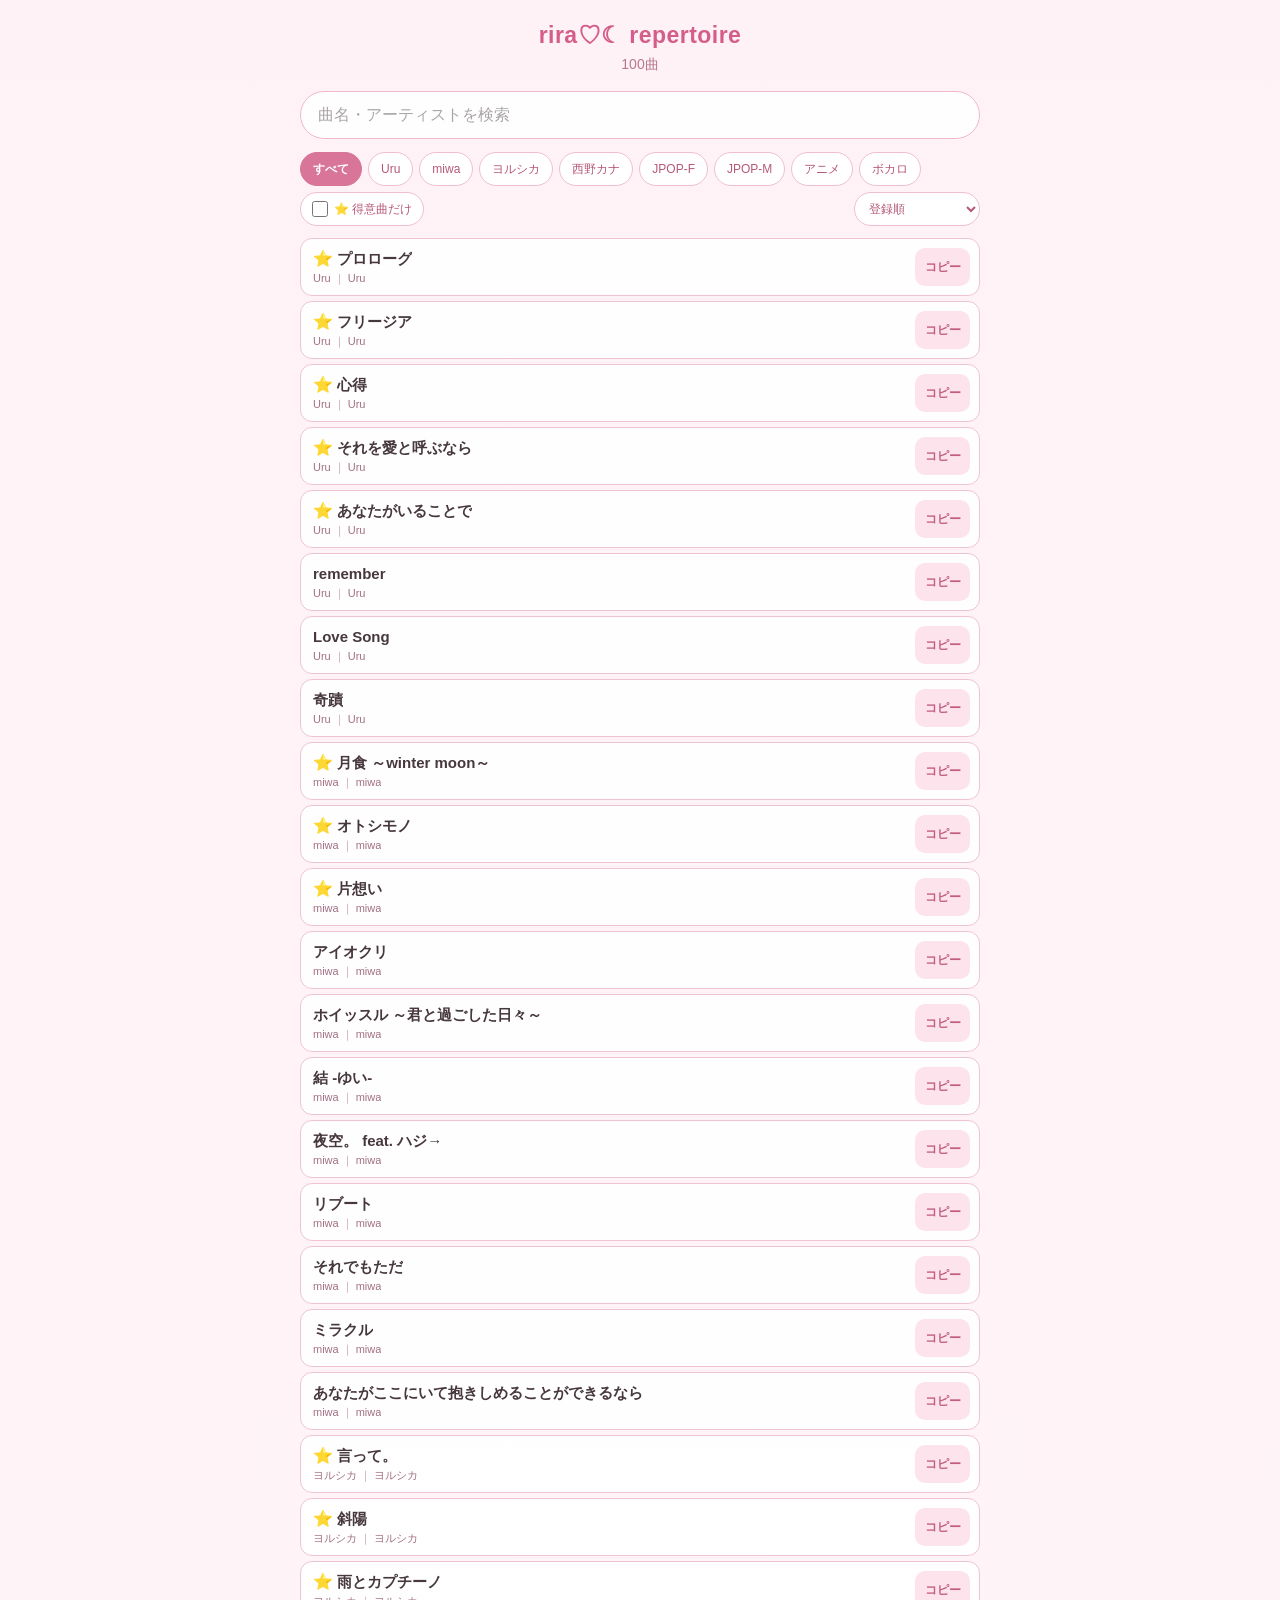
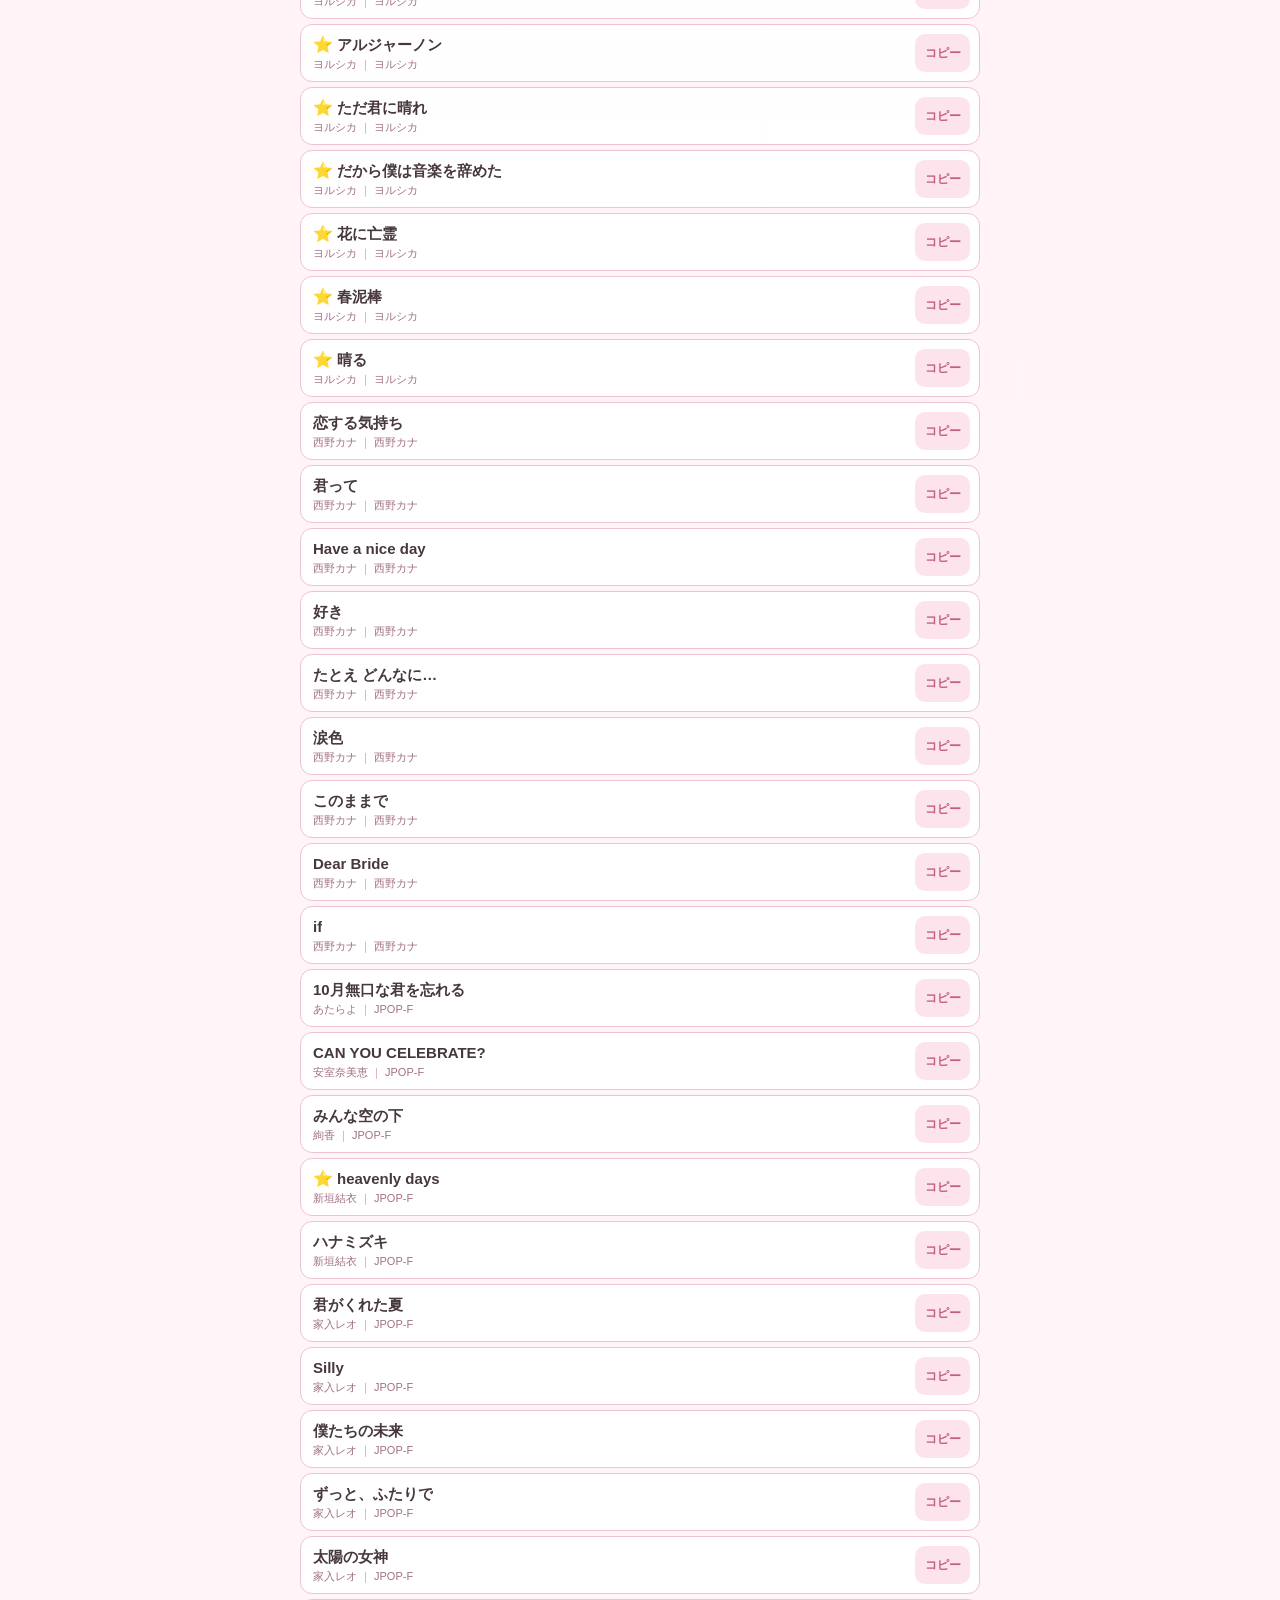
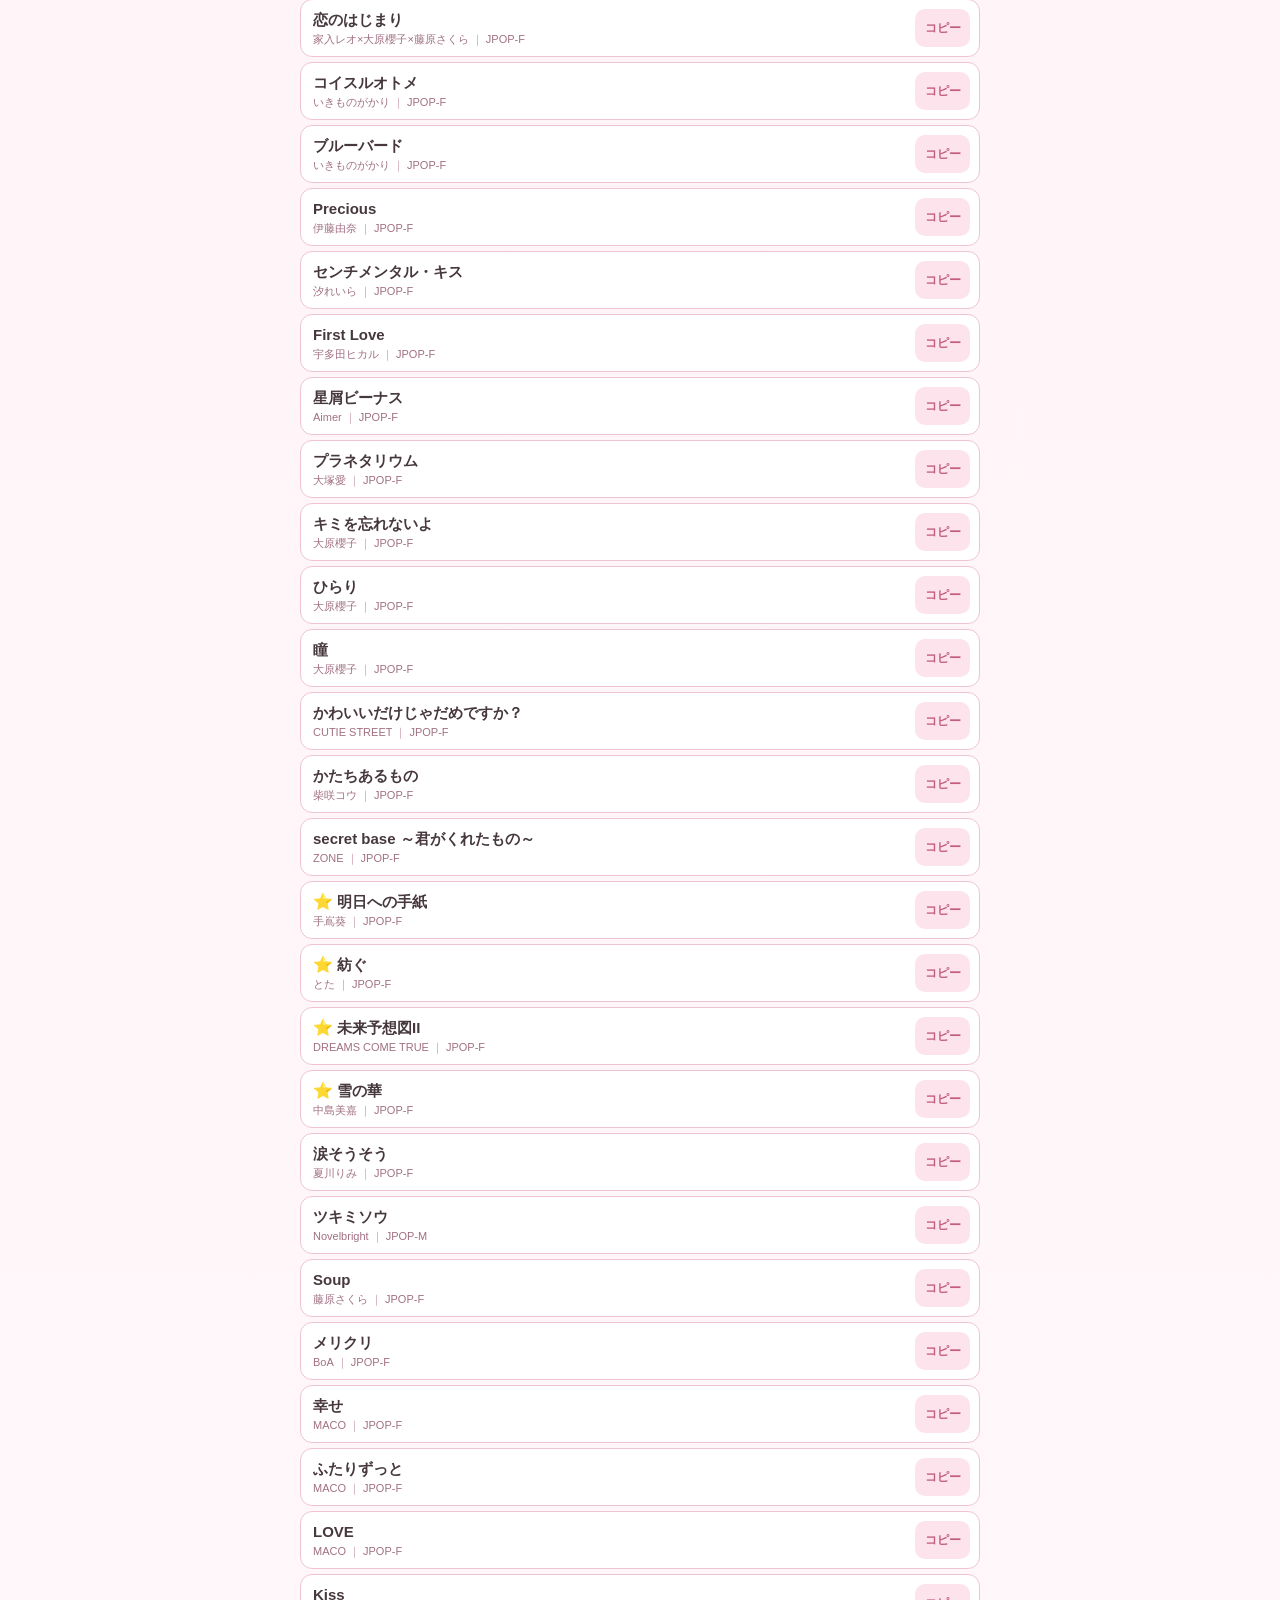
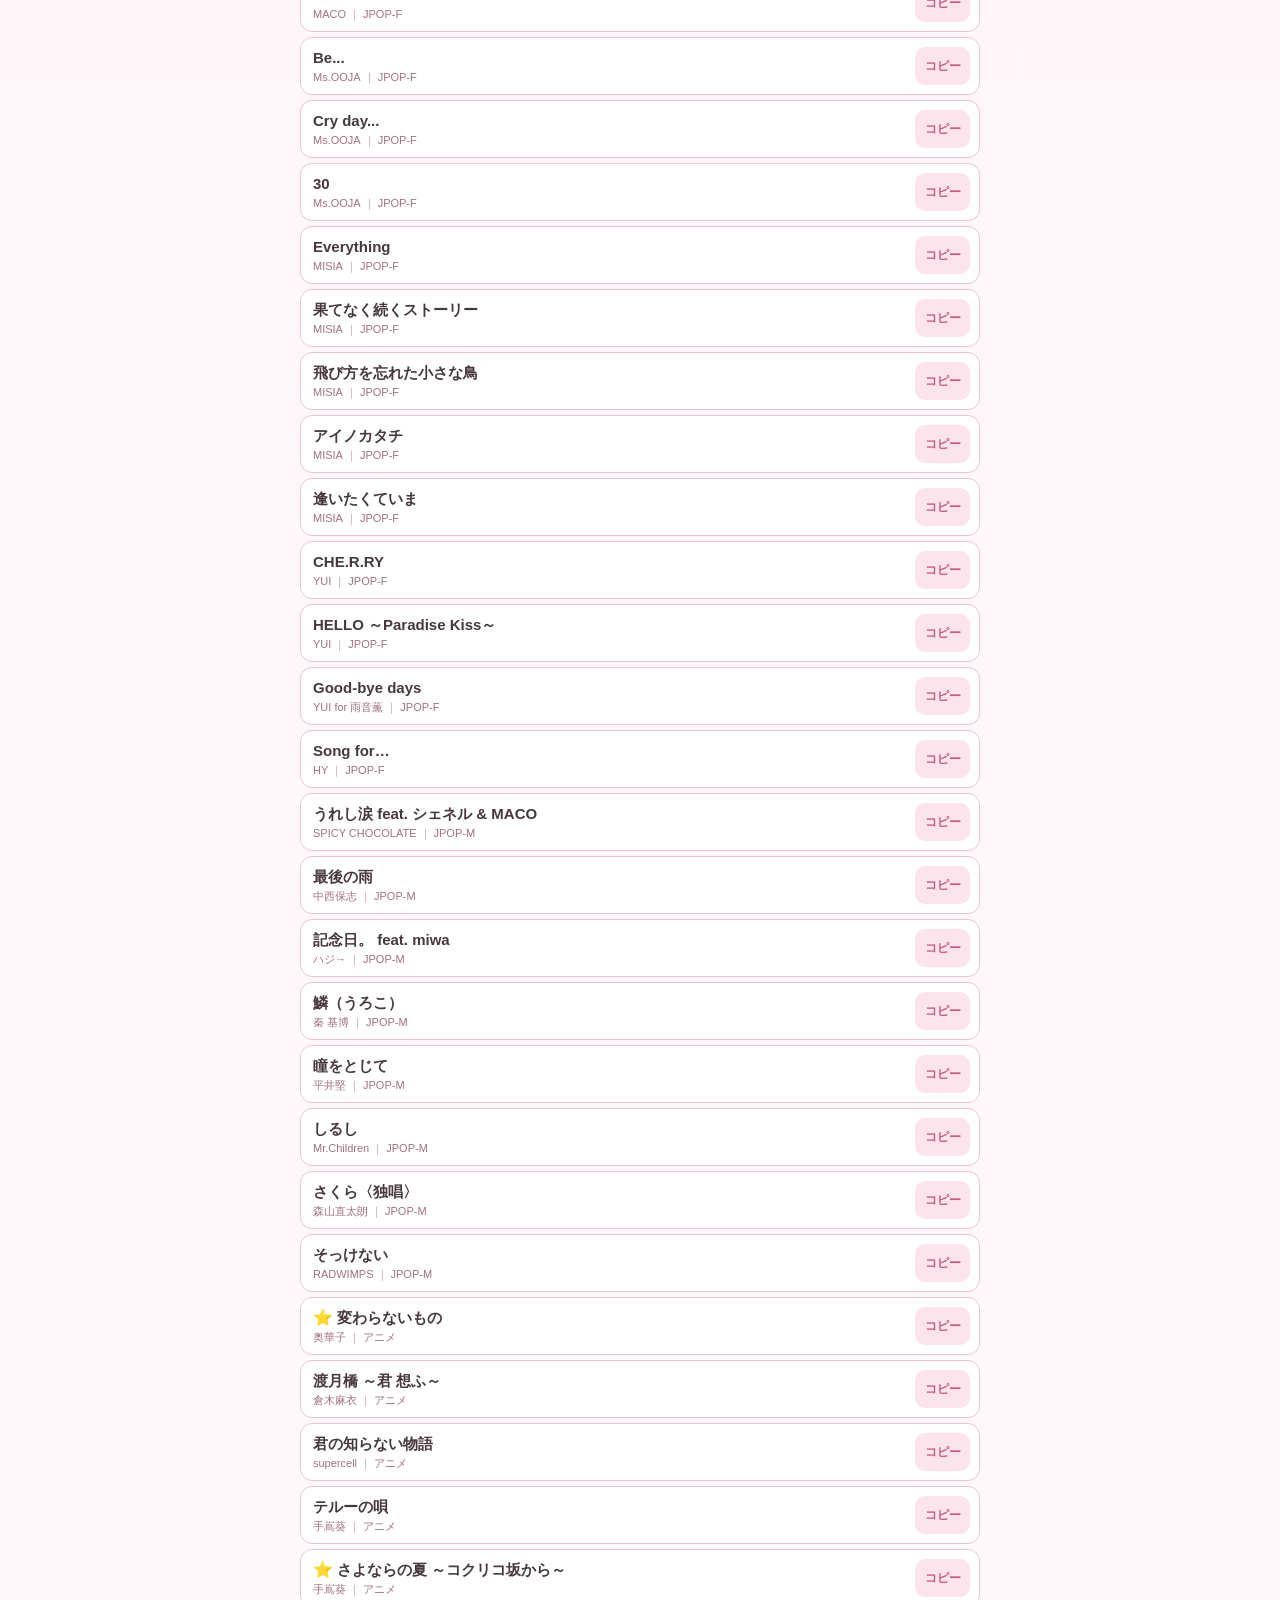
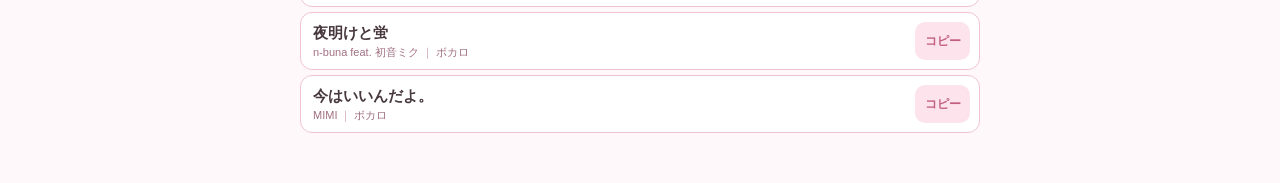
<file: index.html>
<!DOCTYPE html>
<html lang="ja">

<head>
  <meta charset="UTF-8">

  <meta name="viewport" content="width=device-width, initial-scale=1.0">

  <title>rira♡☾ repertoire</title>

  <link rel="stylesheet" href="style.css">
</head>

<body>

  <main class="container">

    <header class="header">
      <h1>rira♡☾ repertoire</h1>
      <p id="song-count">歌える曲 0曲</p>
    </header>

    <section class="search-area">

      <input
        type="search"
        id="search-input"
        placeholder="曲名・アーティストを検索"
        autocomplete="off"
      >

    </section>

    <section class="filter-area">

      <div
        id="genre-buttons"
        class="genre-buttons"
      ></div>

      <div class="filter-options">

        <label class="favorite-filter">

          <input
            type="checkbox"
            id="favorite-only"
          >

          ⭐ 得意曲だけ

        </label>

        <select
          id="sort-select"
          class="sort-select"
          aria-label="並び替え"
        >
          <option value="default">登録順</option>
          <option value="title">曲名順</option>
          <option value="artist">アーティスト順</option>
          <option value="genre">ジャンル順</option>
          <option value="favorite">⭐ 得意曲優先</option>
        </select>

      </div>

    </section>

    <section
      id="song-list"
      class="song-list"
    ></section>

    <p
      id="no-results"
      class="no-results"
      hidden
    >
      該当する曲がありません
    </p>

  </main>

  <script src="script.js?v=2"></script>

</body>

</html>
</file>
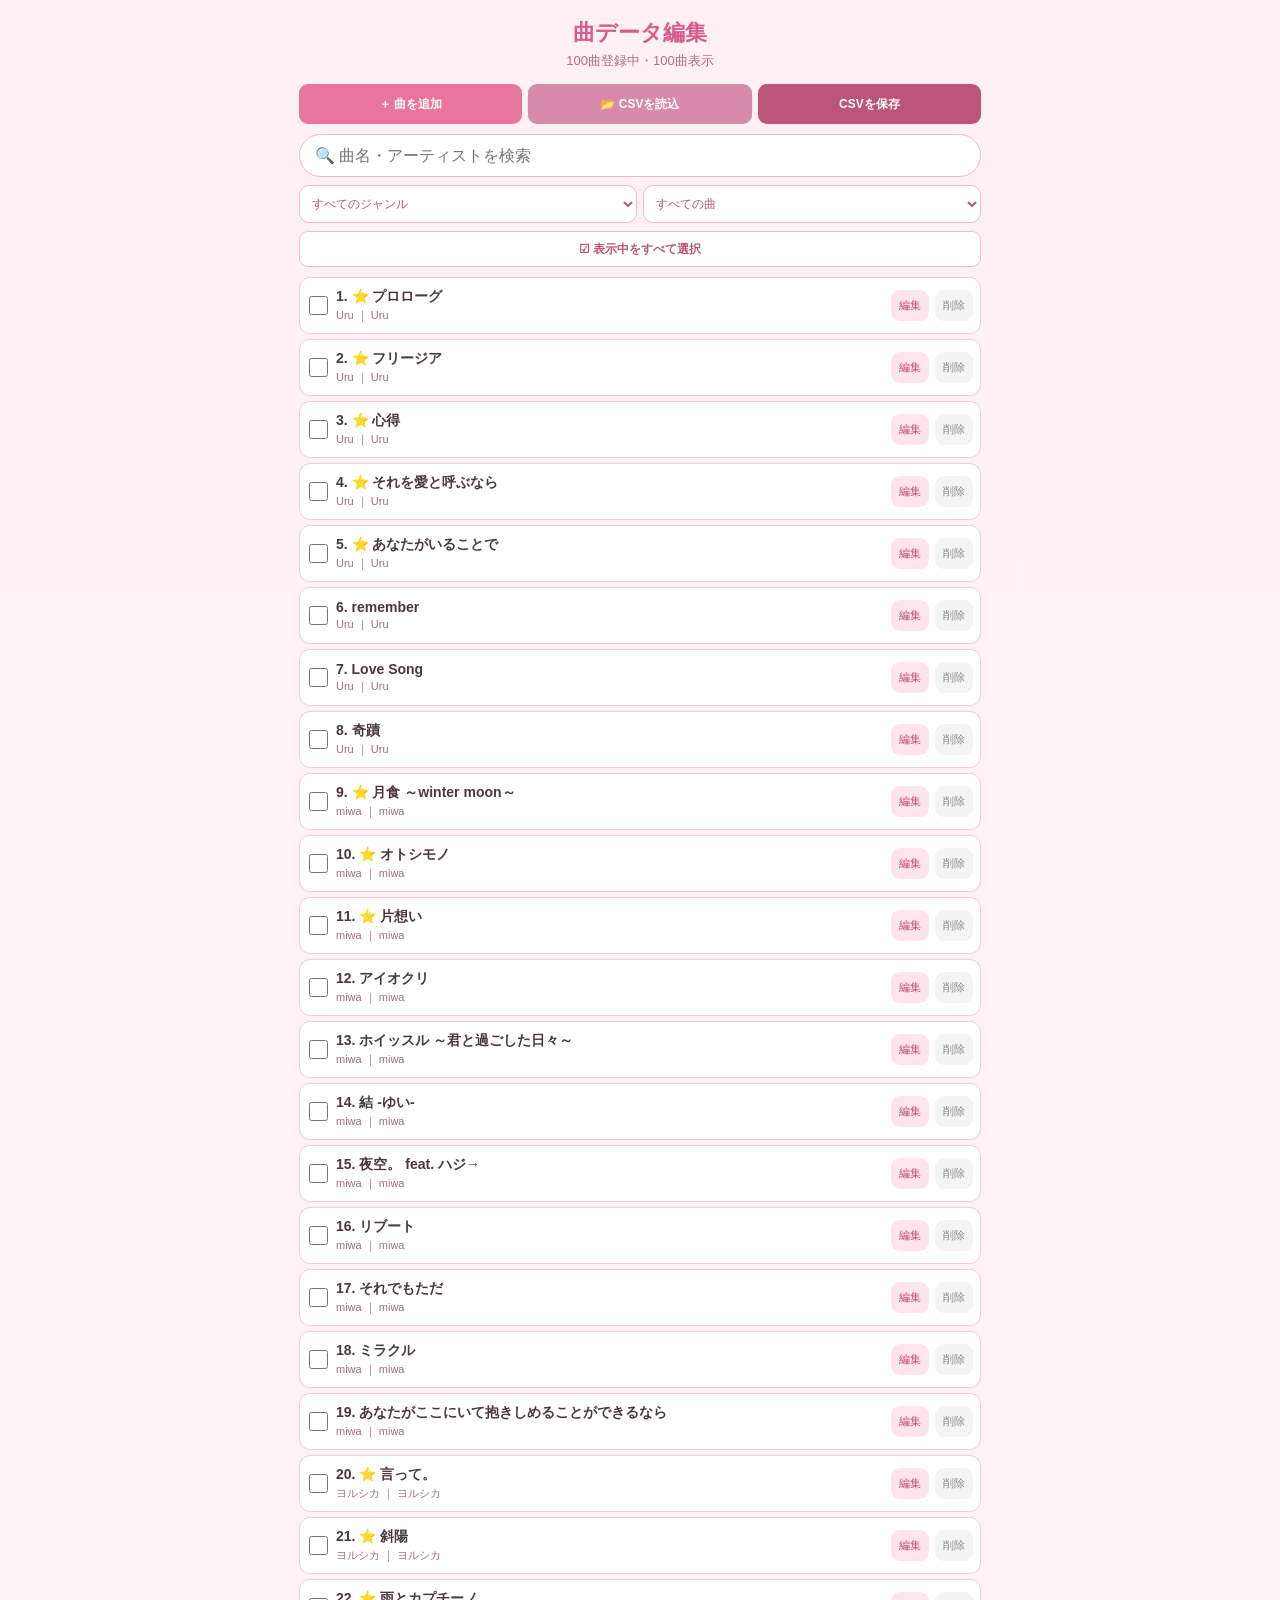
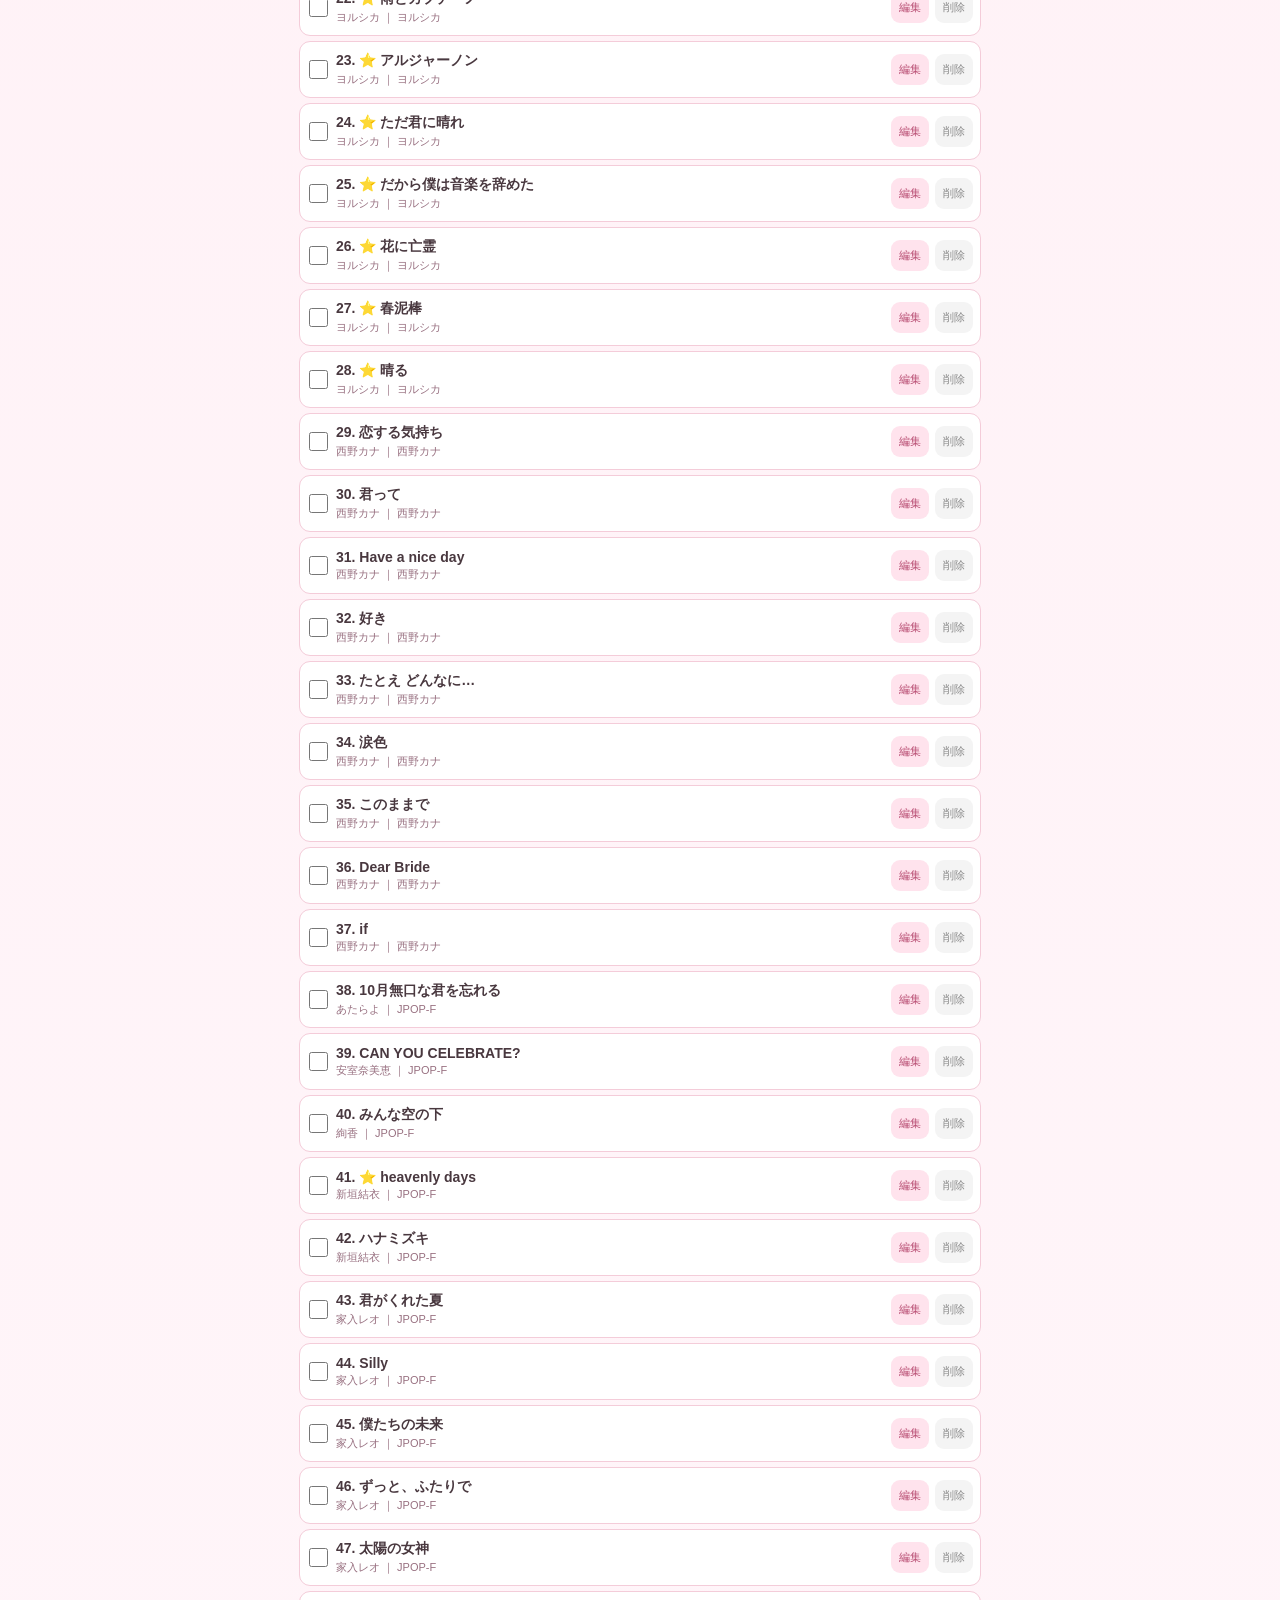
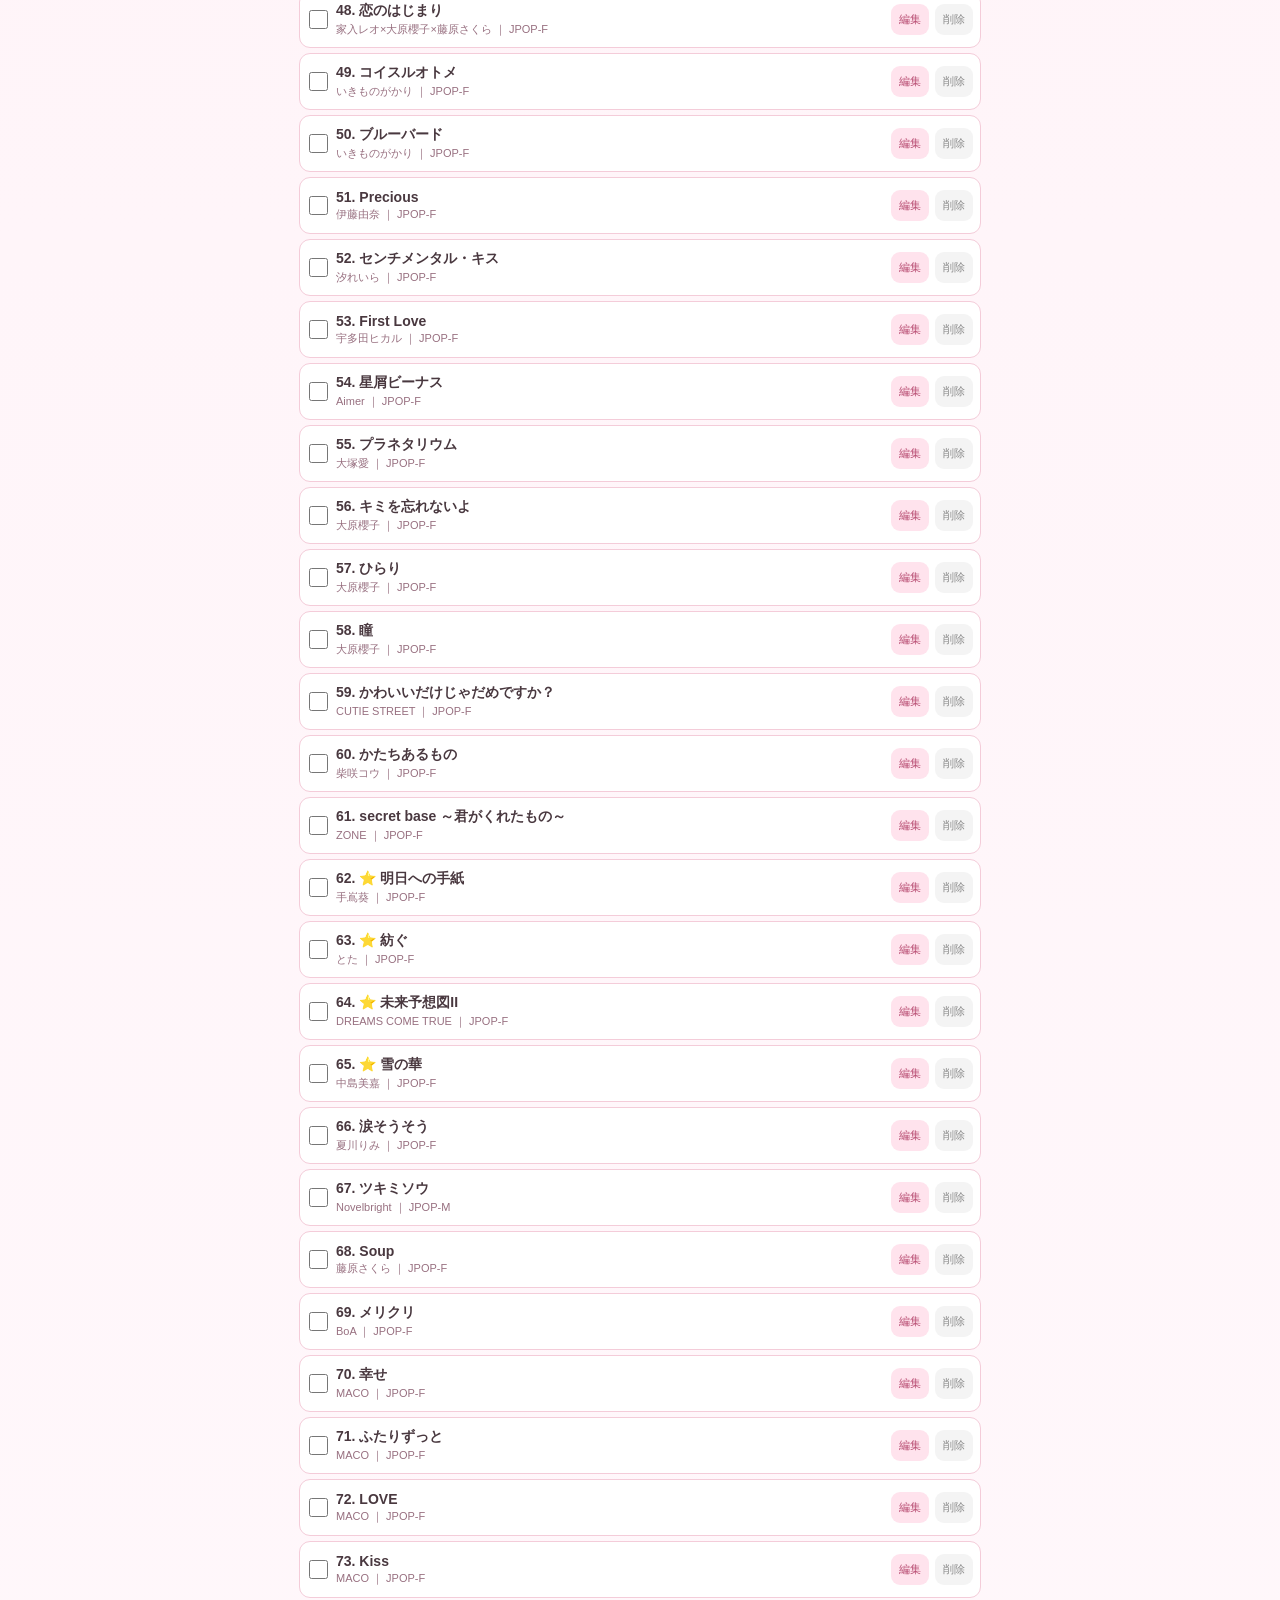
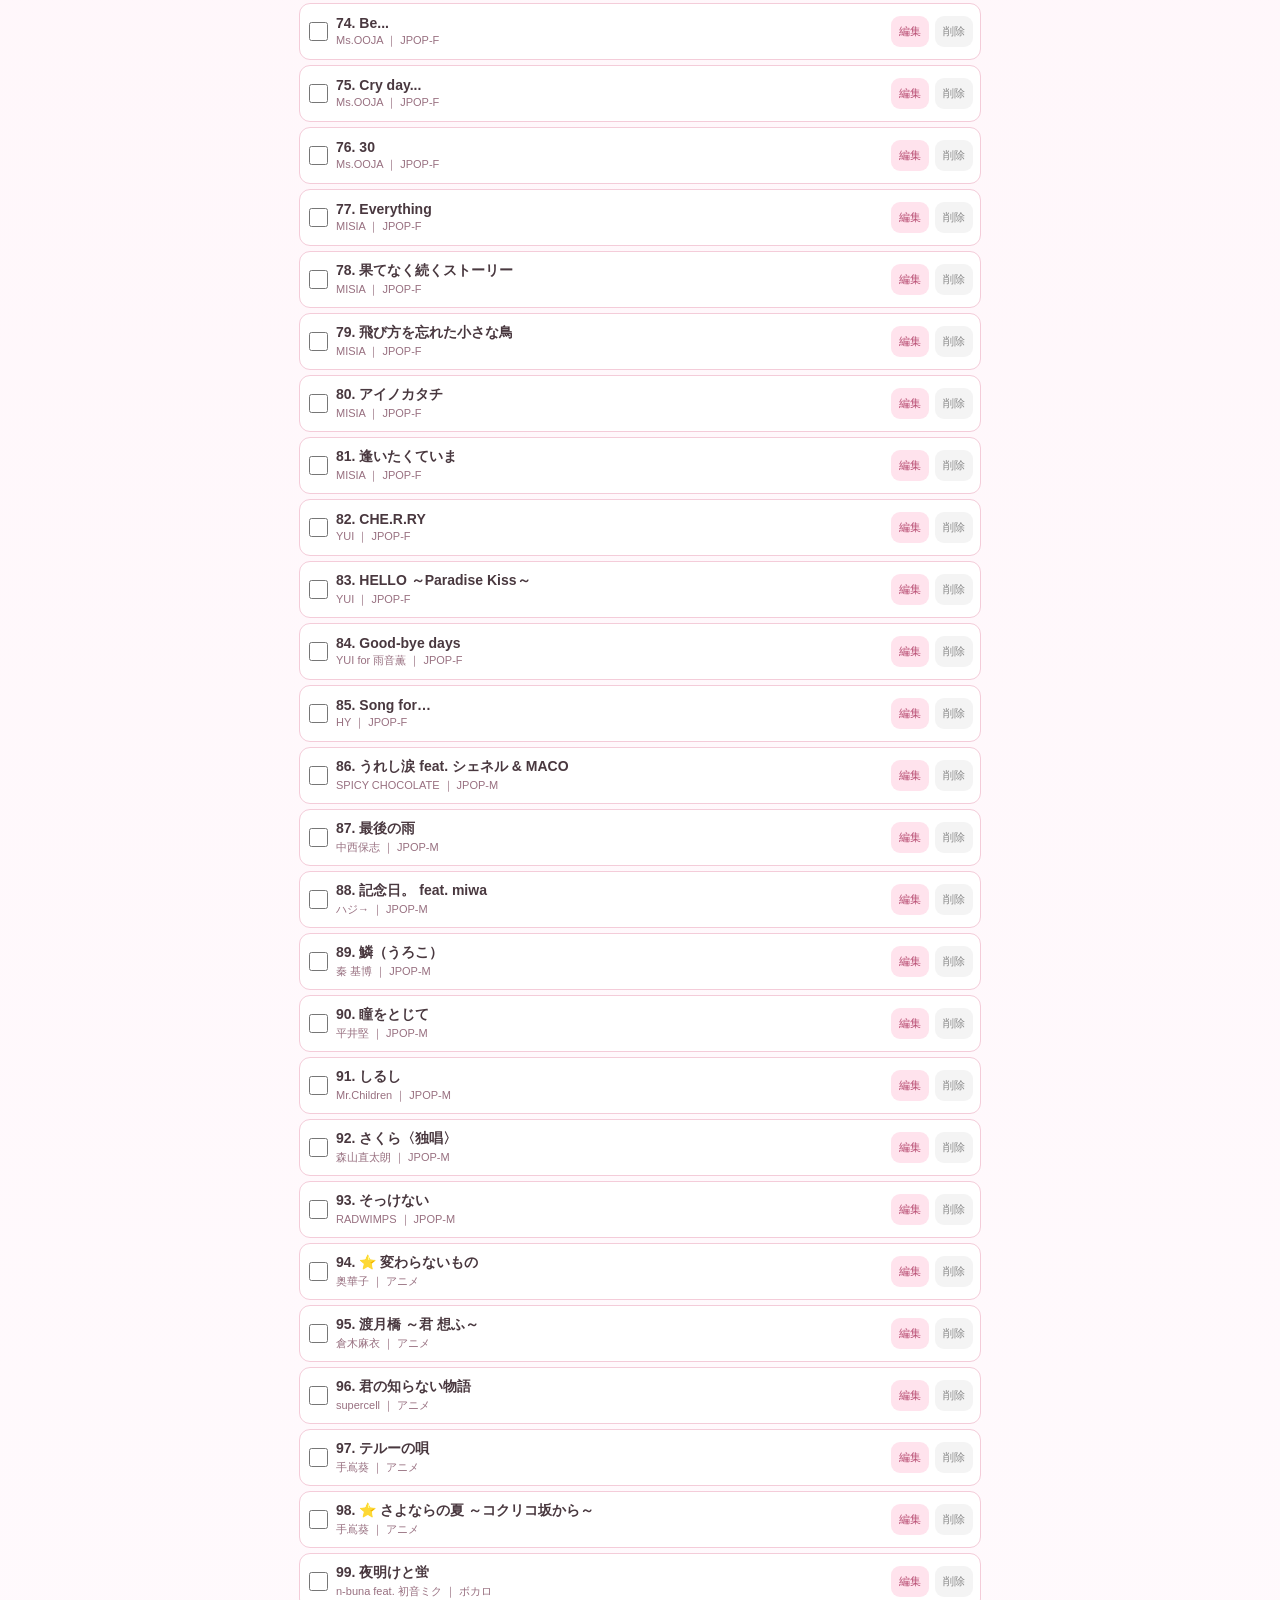
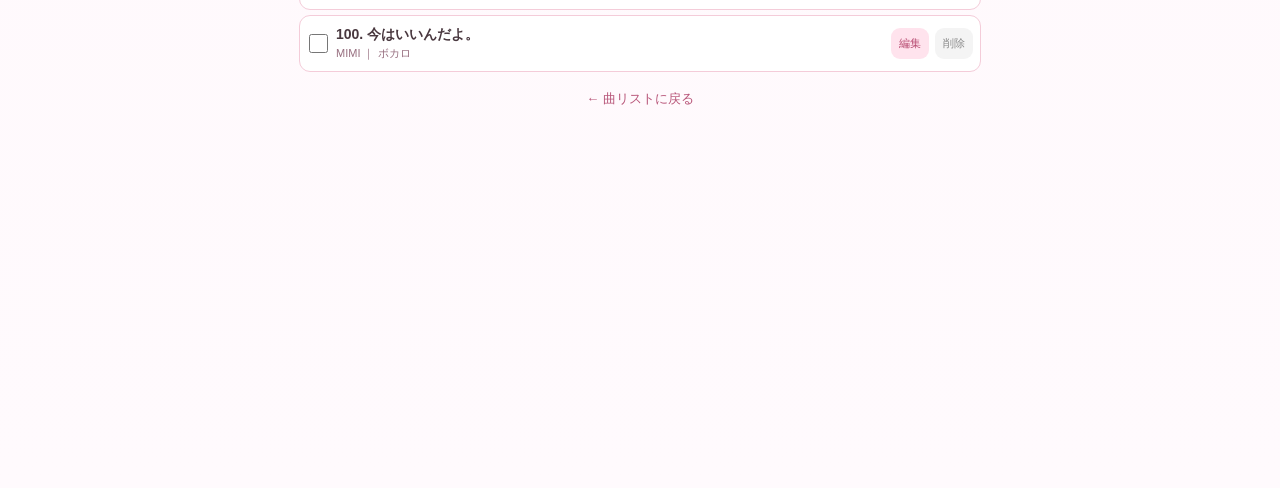
<file: edit.html>
<!DOCTYPE html>
<html lang="ja">

<head>
<meta charset="UTF-8">
<meta name="viewport" content="width=device-width, initial-scale=1.0">

<title>曲データ編集</title>

<style>

/* =========================
   基本
========================= */

* {
  box-sizing: border-box;
}

html {
  -webkit-text-size-adjust: 100%;
}

body {
  margin: 0;

  font-family:
    -apple-system,
    BlinkMacSystemFont,
    "Hiragino Sans",
    "Yu Gothic",
    sans-serif;

  color: #49383f;

  background:
    linear-gradient(
      180deg,
      #fff0f5,
      #fffafd
    );

  min-height: 100vh;
}

button,
input,
select {
  font: inherit;
}

button {
  border: 0;
  border-radius: 9px;

  cursor: pointer;

  -webkit-tap-highlight-color: transparent;
}

.container {
  width: 100%;
  max-width: 700px;

  margin: auto;

  padding:
    18px 9px
    380px;
}


/* =========================
   タイトル
========================= */

h1 {
  margin:
    0 0 4px;

  text-align: center;

  color: #d85c89;

  font-size: 22px;
}

.count {
  margin-bottom: 14px;

  text-align: center;

  color: #b36b85;

  font-size: 13px;
}


/* =========================
   上部ボタン
========================= */

.toolbar {
  display: flex;

  gap: 6px;

  margin-bottom: 10px;
}

.add-button,
.load-button,
.download-button {
  flex: 1;

  min-width: 0;
  height: 40px;

  padding: 0 5px;

  color: white;

  font-size: 12px;
  font-weight: bold;
}

.add-button {
  background: #e8759e;
}

.load-button {
  background: #d88aaa;
}

.download-button {
  background: #bd557a;
}


/* =========================
   検索
========================= */

#search {
  width: 100%;
  height: 43px;

  margin-bottom: 8px;

  padding:
    0 15px;

  border:
    1px solid #f2b8cc;

  border-radius: 22px;

  outline: none;

  background: white;

  font-size: 16px;
}

#search:focus {
  border-color: #db759a;

  box-shadow:
    0 0 0 3px
    rgba(219,117,154,.10);
}


/* =========================
   フィルター
========================= */

.filters {
  display: flex;

  gap: 6px;

  margin-bottom: 8px;
}

.filters select {
  flex: 1;

  min-width: 0;

  height: 38px;

  padding:
    0 8px;

  border:
    1px solid #f2b8cc;

  border-radius: 10px;

  outline: none;

  background: white;

  color: #b85679;

  font-size: 12px;
}


/* =========================
   表示中をすべて選択
========================= */

.select-tools {
  margin-bottom: 10px;
}

.select-visible-button {
  width: 100%;

  height: 36px;

  border:
    1px solid #efbfd0;

  background: white;

  color: #b85679;

  font-size: 12px;
  font-weight: 600;
}


/* =========================
   曲一覧
========================= */

.song {
  display: flex;

  align-items: center;

  gap: 6px;

  min-height: 57px;

  margin-bottom: 5px;

  padding: 7px;

  border:
    1px solid #f4ccd9;

  border-radius: 11px;

  background: white;
}

.song.selected {
  border-color: #dc769c;

  background: #fff3f7;
}

.select-song {
  flex-shrink: 0;

  width: 19px;
  height: 19px;

  margin:
    0 2px;

  accent-color: #e8759e;
}

.song-info {
  flex: 1;

  min-width: 0;
}

.song-title {
  margin-bottom: 2px;

  overflow: hidden;

  color: #49383f;

  font-size: 14px;
  font-weight: bold;

  white-space: nowrap;

  text-overflow: ellipsis;
}

.song-meta {
  overflow: hidden;

  color: #987080;

  font-size: 11px;

  white-space: nowrap;

  text-overflow: ellipsis;
}

.edit-button,
.delete-button {
  flex-shrink: 0;

  height: 31px;

  padding:
    0 8px;

  font-size: 11px;
}

.edit-button {
  background: #ffe3ed;

  color: #b94f74;
}

.delete-button {
  background: #f4f4f4;

  color: #888;
}


/* =========================
   下部固定パネル
========================= */

.selection-panel {
  display: none;

  position: fixed;

  left: 50%;
  bottom: 10px;

  transform:
    translateX(-50%);

  z-index: 1000;

  width:
    calc(100% - 16px);

  max-width: 680px;

  padding: 10px;

  border:
    1px solid #efbfd0;

  border-radius: 14px;

  background:
    rgba(
      255,
      245,
      248,
      .97
    );

  box-shadow:
    0 4px 20px
    rgba(
      100,
      40,
      60,
      .18
    );

  backdrop-filter:
    blur(8px);

  -webkit-backdrop-filter:
    blur(8px);
}

.selection-panel.show {
  display: block;
}


/* =========================
   選択状態
========================= */

.selection-header {
  display: flex;

  align-items: center;
  justify-content: space-between;

  gap: 8px;

  margin-bottom: 8px;
}

.selection-count {
  color: #bd557a;

  font-size: 13px;
  font-weight: bold;
}

.clear-selection {
  min-height: 32px;

  padding:
    0 10px;

  border:
    1px solid #ddd;

  background: white;

  color: #777;

  font-size: 11px;
}


/* =========================
   移動
========================= */

.move-buttons {
  display: grid;

  grid-template-columns:
    repeat(4, 1fr);

  gap: 5px;
}

.move-buttons button {
  min-height: 36px;

  border:
    1px solid #efbfd0;

  background: white;

  color: #b85679;

  font-size: 12px;
}

.position-row {
  display: flex;

  gap: 6px;

  margin-top: 7px;
}

#movePosition {
  flex: 1;

  min-width: 0;

  height: 38px;

  padding:
    0 10px;

  border:
    1px solid #efbfd0;

  border-radius: 8px;

  outline: none;

  background: white;

  font-size: 16px;
}

.position-button {
  min-height: 38px;

  padding:
    0 12px;

  background: #e8759e;

  color: white;

  font-size: 12px;
  font-weight: bold;
}


/* =========================
   ジャンル一括変更
========================= */

.bulk-genre-area {
  margin-top: 9px;

  padding-top: 8px;

  border-top:
    1px solid #f1d1dc;
}

.bulk-genre-label {
  margin-bottom: 5px;

  color: #9f6078;

  font-size: 12px;
  font-weight: bold;
}

.bulk-field-label {
  margin:
    6px 0 3px;

  color: #aa7a8b;

  font-size: 10px;
}

#bulkGenre {
  width: 100%;
  height: 38px;

  padding:
    0 9px;

  border:
    1px solid #efbfd0;

  border-radius: 8px;

  outline: none;

  background: white;

  color: #8e5870;

  font-size: 13px;
}

.bulk-genre-row {
  display: flex;

  gap: 6px;
}

#bulkNewGenre {
  flex: 1;

  min-width: 0;

  height: 38px;

  padding:
    0 9px;

  border:
    1px solid #efbfd0;

  border-radius: 8px;

  outline: none;

  background: white;

  color: #49383f;

  font-size: 16px;
}

#bulkNewGenre::placeholder {
  color: #b8adb1;

  font-size: 12px;
}

.bulk-genre-button {
  min-width: 72px;

  height: 38px;

  padding:
    0 12px;

  background: #e8759e;

  color: white;

  font-size: 12px;
  font-weight: bold;
}


/* =========================
   編集モーダル
========================= */

.modal {
  display: none;

  position: fixed;

  inset: 0;

  z-index: 2000;

  align-items: center;
  justify-content: center;

  padding: 20px;

  background:
    rgba(
      60,
      30,
      40,
      .35
    );
}

.modal.show {
  display: flex;
}

.form {
  width: 100%;
  max-width: 420px;

  padding: 20px;

  border-radius: 18px;

  background: white;

  box-shadow:
    0 10px 40px
    rgba(
      100,
      40,
      60,
      .2
    );
}

.form h2 {
  margin:
    0 0 18px;

  color: #d85c89;

  font-size: 19px;
}

.form label {
  display: block;

  margin:
    12px 0 4px;

  color: #966477;

  font-size: 12px;
}

.form input[type="text"],
.form select {
  width: 100%;

  height: 42px;

  padding:
    0 10px;

  border:
    1px solid #efbfd0;

  border-radius: 9px;

  background: white;

  font-size: 16px;
}

.favorite-row {
  display: flex;

  align-items: center;

  gap: 7px;

  margin:
    15px 0;
}

.favorite-row input {
  width: 19px;
  height: 19px;

  accent-color: #e8759e;
}

.form-buttons {
  display: flex;

  gap: 8px;

  margin-top: 18px;
}

.cancel,
.save {
  flex: 1;

  height: 40px;
}

.cancel {
  background: #eee;
}

.save {
  background: #e8759e;

  color: white;

  font-weight: bold;
}

.back {
  display: block;

  margin-top: 18px;

  text-align: center;

  color: #b85679;

  text-decoration: none;

  font-size: 13px;
}


/* =========================
   スマホ
========================= */

@media (max-width: 500px) {

  .container {
    padding:
      16px 8px
      380px;
  }

  .song {
    gap: 5px;
  }

  .edit-button,
  .delete-button {
    padding:
      0 6px;

    font-size: 10px;
  }

  .move-buttons {
    grid-template-columns:
      repeat(2, 1fr);
  }

}

</style>

</head>


<body>


<div class="container">

<h1>曲データ編集</h1>

<div
  id="count"
  class="count"
></div>


<div class="toolbar">

  <button
    class="add-button"
    onclick="openAdd()"
  >
    ＋ 曲を追加
  </button>

  <button
    class="load-button"
    onclick="openCSVFile()"
  >
    📂 CSVを読込
  </button>

  <button
    class="download-button"
    onclick="downloadCSV()"
  >
    CSVを保存
  </button>

</div>


<input
  id="csvFileInput"
  type="file"
  accept=".csv,text/csv"
  hidden
>


<input
  id="search"
  type="search"
  placeholder="🔍 曲名・アーティストを検索"
>


<div class="filters">

  <select id="genreFilter">

    <option value="すべて">
      すべてのジャンル
    </option>

  </select>


  <select id="favoriteFilter">

    <option value="all">
      すべての曲
    </option>

    <option value="favorite">
      ⭐ 得意曲
    </option>

    <option value="normal">
      得意曲以外
    </option>

  </select>

</div>


<div class="select-tools">

  <button
    class="select-visible-button"
    onclick="selectVisible()"
  >
    ☑ 表示中をすべて選択
  </button>

</div>


<div id="songList"></div>


<a
  class="back"
  href="index.html"
>
  ← 曲リストに戻る
</a>

</div>



<!-- ======================
     下部固定パネル
====================== -->

<div
  id="selectionPanel"
  class="selection-panel"
>

  <div class="selection-header">

    <div
      id="selectionCount"
      class="selection-count"
    >
      0曲選択中
    </div>


    <button
      class="clear-selection"
      onclick="clearSelection()"
    >
      ✕ 選択キャンセル
    </button>

  </div>


  <div class="move-buttons">

    <button onclick="moveSelected(-1)">
      ↑ 1つ上
    </button>

    <button onclick="moveSelected(1)">
      ↓ 1つ下
    </button>

    <button onclick="moveToTop()">
      ⇈ 先頭へ
    </button>

    <button onclick="moveToBottom()">
      ⇊ 末尾へ
    </button>

  </div>


  <div class="position-row">

    <input
      id="movePosition"
      type="number"
      min="1"
      inputmode="numeric"
      placeholder="移動先の番号"
    >

    <button
      class="position-button"
      onclick="moveToPosition()"
    >
      番目へ移動
    </button>

  </div>


  <div class="bulk-genre-area">

    <div class="bulk-genre-label">
      選択した曲のジャンルを一括変更
    </div>


    <div class="bulk-field-label">
      既存ジャンル
    </div>


    <select id="bulkGenre"></select>


    <div class="bulk-field-label">
      または新しいジャンル
    </div>


    <div class="bulk-genre-row">

      <input
        id="bulkNewGenre"
        type="text"
        placeholder="新しいジャンルを入力"
      >


      <button
        class="bulk-genre-button"
        onclick="changeSelectedGenre()"
      >
        変更
      </button>

    </div>

  </div>

</div>



<!-- ======================
     曲編集モーダル
====================== -->

<div
  id="modal"
  class="modal"
>

<div class="form">


<h2 id="formTitle">
  曲を編集
</h2>


<label>
  曲名
</label>

<input
  id="title"
  type="text"
>


<label>
  アーティスト
</label>

<input
  id="artist"
  type="text"
>


<label>
  ジャンル
</label>

<select id="genre"></select>


<label>
  新しいジャンル
</label>

<input
  id="newGenre"
  type="text"
  placeholder="新しいジャンルを入力"
>


<div class="favorite-row">

  <input
    id="favorite"
    type="checkbox"
  >

  <span>
    ⭐ 得意曲
  </span>

</div>


<div class="form-buttons">

  <button
    class="cancel"
    onclick="closeModal()"
  >
    キャンセル
  </button>


  <button
    class="save"
    onclick="saveSong()"
  >
    保存
  </button>

</div>

</div>
</div>



<script>


let songs = [];

let editingIndex = null;


/*
  選択中の曲を
  オブジェクトで管理
*/

const selectedSongs =
  new Set();



/* =========================
   GitHub上のCSV読み込み
========================= */

async function loadCSV() {

  try {

    const response =
      await fetch(
        "songs.csv"
      );


    if (!response.ok) {

      throw new Error(
        "CSV読み込み失敗"
      );

    }


    let text =
      await response.text();


    text =
      text.replace(
        /^\uFEFF/,
        ""
      );


    songs =
      parseCSV(
        text
      );


    createGenreOptions();

    render();


  } catch (error) {

    console.error(
      error
    );


    alert(
      "songs.csvを読み込めませんでした"
    );

  }

}



/* =========================
   ローカルCSVを選択
========================= */

function openCSVFile() {

  document
    .getElementById(
      "csvFileInput"
    )
    .click();

}



/* =========================
   ローカルCSV読み込み
========================= */

document
  .getElementById(
    "csvFileInput"
  )
  .addEventListener(
    "change",
    async function () {

      const file =
        this.files[0];


      if (!file) {

        return;

      }


      try {

        let text =
          await file.text();


        text =
          text.replace(
            /^\uFEFF/,
            ""
          );


        const loadedSongs =
          parseCSV(
            text
          );


        if (
          loadedSongs.length === 0
        ) {

          alert(
            "曲データが見つかりませんでした"
          );


          this.value = "";

          return;

        }


        const ok =
          confirm(
            `${loadedSongs.length}曲を読み込みます。\n現在の編集内容は置き換わります。\nよろしいですか？`
          );


        if (!ok) {

          this.value = "";

          return;

        }


        songs =
          loadedSongs;


        /*
          選択状態を解除
        */

        selectedSongs.clear();


        /*
          編集状態を解除
        */

        editingIndex =
          null;


        /*
          検索をリセット
        */

        document
          .getElementById(
            "search"
          )
          .value = "";


        /*
          得意曲フィルターを
          すべてに戻す
        */

        document
          .getElementById(
            "favoriteFilter"
          )
          .value =
            "all";


        /*
          ジャンルを作り直す
        */

        createGenreOptions();


        /*
          ジャンル絞り込みを
          すべてに戻す
        */

        document
          .getElementById(
            "genreFilter"
          )
          .value =
            "すべて";


        render();


        alert(
          `${songs.length}曲を読み込みました`
        );


      } catch (error) {

        console.error(
          error
        );


        alert(
          "CSVファイルを読み込めませんでした"
        );

      }


      /*
        同じファイルを
        もう一度選択可能にする
      */

      this.value = "";

    }
  );



/* =========================
   CSV解析
========================= */

function parseCSV(text) {

  const lines =
    text
      .trim()
      .split(/\r?\n/);


  if (
    lines.length === 0
  ) {

    return [];

  }


  /*
    ヘッダーを削除
  */

  lines.shift();


  return lines

    .filter(
      line =>
        line.trim()
    )

    .map(
      line => {

        const c =
          parseLine(
            line
          );


        return {

          title:
            c[0]?.trim()
            || "",

          artist:
            c[1]?.trim()
            || "",

          genre:
            c[2]?.trim()
            || "その他",

          favorite:
            (
              c[3] || ""
            )
              .trim()
              .toLowerCase()
              === "true"

        };

      }
    );

}



function parseLine(line) {

  const result = [];

  let current = "";

  let quote = false;


  for (
    let i = 0;
    i < line.length;
    i++
  ) {

    const char =
      line[i];


    if (
      char === '"'
    ) {

      if (
        quote
        &&
        line[i + 1] === '"'
      ) {

        current += '"';

        i++;

      } else {

        quote =
          !quote;

      }

    }

    else if (
      char === ","
      &&
      !quote
    ) {

      result.push(
        current
      );

      current = "";

    }

    else {

      current +=
        char;

    }

  }


  result.push(
    current
  );


  return result;

}



/* =========================
   ジャンル取得
========================= */

function getGenres() {

  return [

    ...new Set(

      songs

        .map(
          song =>
            song.genre
        )

        .filter(
          Boolean
        )

    )

  ];

}



/* =========================
   ジャンル選択肢生成
========================= */

function createGenreOptions() {

  const genres =
    getGenres();


  /*
    絞り込み
  */

  const filter =
    document.getElementById(
      "genreFilter"
    );


  const oldFilter =
    filter.value;


  filter.innerHTML =
    '<option value="すべて">すべてのジャンル</option>';


  genres.forEach(
    genre => {

      const option =
        document.createElement(
          "option"
        );


      option.value =
        genre;

      option.textContent =
        genre;


      filter.appendChild(
        option
      );

    }
  );


  if (
    genres.includes(
      oldFilter
    )
  ) {

    filter.value =
      oldFilter;

  }



  /*
    1曲編集
  */

  const editor =
    document.getElementById(
      "genre"
    );


  const oldEditor =
    editor.value;


  editor.innerHTML = "";


  genres.forEach(
    genre => {

      const option =
        document.createElement(
          "option"
        );


      option.value =
        genre;

      option.textContent =
        genre;


      editor.appendChild(
        option
      );

    }
  );


  if (
    genres.includes(
      oldEditor
    )
  ) {

    editor.value =
      oldEditor;

  }



  /*
    一括変更
  */

  const bulk =
    document.getElementById(
      "bulkGenre"
    );


  const oldBulk =
    bulk.value;


  bulk.innerHTML = "";


  genres.forEach(
    genre => {

      const option =
        document.createElement(
          "option"
        );


      option.value =
        genre;

      option.textContent =
        genre;


      bulk.appendChild(
        option
      );

    }
  );


  if (
    genres.includes(
      oldBulk
    )
  ) {

    bulk.value =
      oldBulk;

  }

}



/* =========================
   表示判定
========================= */

function isSongVisible(song) {

  const keyword =
    document
      .getElementById(
        "search"
      )
      .value
      .trim()
      .toLowerCase();


  const selectedGenre =
    document
      .getElementById(
        "genreFilter"
      )
      .value;


  const favoriteFilter =
    document
      .getElementById(
        "favoriteFilter"
      )
      .value;


  const matchesSearch =

    song.title
      .toLowerCase()
      .includes(
        keyword
      )

    ||

    song.artist
      .toLowerCase()
      .includes(
        keyword
      );


  const matchesGenre =

    selectedGenre ===
      "すべて"

    ||

    song.genre ===
      selectedGenre;


  const matchesFavorite =

    favoriteFilter ===
      "all"

    ||

    (
      favoriteFilter ===
        "favorite"
      &&
      song.favorite
    )

    ||

    (
      favoriteFilter ===
        "normal"
      &&
      !song.favorite
    );


  return (
    matchesSearch
    &&
    matchesGenre
    &&
    matchesFavorite
  );

}



/* =========================
   一覧表示
========================= */

function render() {

  const list =
    document.getElementById(
      "songList"
    );


  list.innerHTML =
    "";


  let visible =
    0;


  songs.forEach(
    (song, index) => {


      if (
        !isSongVisible(
          song
        )
      ) {

        return;

      }


      visible++;


      const row =
        document.createElement(
          "div"
        );


      row.className =
        "song";


      if (
        selectedSongs.has(
          song
        )
      ) {

        row.classList.add(
          "selected"
        );

      }



      const checkbox =
        document.createElement(
          "input"
        );


      checkbox.type =
        "checkbox";

      checkbox.className =
        "select-song";

      checkbox.checked =
        selectedSongs.has(
          song
        );


      checkbox.addEventListener(
        "change",
        () => {

          if (
            checkbox.checked
          ) {

            selectedSongs.add(
              song
            );

          } else {

            selectedSongs.delete(
              song
            );

          }


          render();

        }
      );



      const info =
        document.createElement(
          "div"
        );


      info.className =
        "song-info";


      const title =
        document.createElement(
          "div"
        );


      title.className =
        "song-title";


      title.textContent =
        `${index + 1}. `
        +
        (
          song.favorite
            ? "⭐ "
            : ""
        )
        +
        song.title;



      const meta =
        document.createElement(
          "div"
        );


      meta.className =
        "song-meta";


      meta.textContent =
        song.artist
        +
        " ｜ "
        +
        song.genre;



      info.appendChild(
        title
      );

      info.appendChild(
        meta
      );



      const edit =
        document.createElement(
          "button"
        );


      edit.className =
        "edit-button";

      edit.textContent =
        "編集";


      edit.onclick =
        () =>
          openEdit(
            index
          );



      const del =
        document.createElement(
          "button"
        );


      del.className =
        "delete-button";

      del.textContent =
        "削除";


      del.onclick =
        () =>
          deleteSong(
            index
          );



      row.appendChild(
        checkbox
      );

      row.appendChild(
        info
      );

      row.appendChild(
        edit
      );

      row.appendChild(
        del
      );


      list.appendChild(
        row
      );

    }
  );


  document
    .getElementById(
      "count"
    )
    .textContent =
      `${songs.length}曲登録中・${visible}曲表示`;


  updateSelectionPanel();

}



/* =========================
   表示中を全部選択
========================= */

function selectVisible() {

  songs.forEach(
    song => {

      if (
        isSongVisible(
          song
        )
      ) {

        selectedSongs.add(
          song
        );

      }

    }
  );


  render();

}



/* =========================
   選択解除
========================= */

function clearSelection() {

  selectedSongs.clear();


  document
    .getElementById(
      "movePosition"
    )
    .value = "";


  document
    .getElementById(
      "bulkNewGenre"
    )
    .value = "";


  render();

}



/* =========================
   選択パネル
========================= */

function updateSelectionPanel() {

  const panel =
    document.getElementById(
      "selectionPanel"
    );


  const count =
    selectedSongs.size;


  document
    .getElementById(
      "selectionCount"
    )
    .textContent =
      `${count}曲選択中`;


  if (
    count > 0
  ) {

    panel.classList.add(
      "show"
    );

  } else {

    panel.classList.remove(
      "show"
    );

  }

}



/* =========================
   1つ上・下
========================= */

function moveSelected(direction) {

  if (
    selectedSongs.size === 0
  ) {

    return;

  }


  if (
    direction < 0
  ) {

    for (
      let i = 1;
      i < songs.length;
      i++
    ) {

      if (
        selectedSongs.has(
          songs[i]
        )
        &&
        !selectedSongs.has(
          songs[i - 1]
        )
      ) {

        [
          songs[i - 1],
          songs[i]
        ] =
        [
          songs[i],
          songs[i - 1]
        ];

      }

    }

  }


  if (
    direction > 0
  ) {

    for (
      let i =
        songs.length - 2;

      i >= 0;

      i--
    ) {

      if (
        selectedSongs.has(
          songs[i]
        )
        &&
        !selectedSongs.has(
          songs[i + 1]
        )
      ) {

        [
          songs[i],
          songs[i + 1]
        ] =
        [
          songs[i + 1],
          songs[i]
        ];

      }

    }

  }


  render();

}



/* =========================
   先頭へ
========================= */

function moveToTop() {

  if (
    selectedSongs.size === 0
  ) {

    return;

  }


  const selected =
    songs.filter(
      song =>
        selectedSongs.has(
          song
        )
    );


  const others =
    songs.filter(
      song =>
        !selectedSongs.has(
          song
        )
    );


  songs = [
    ...selected,
    ...others
  ];


  render();

}



/* =========================
   末尾へ
========================= */

function moveToBottom() {

  if (
    selectedSongs.size === 0
  ) {

    return;

  }


  const selected =
    songs.filter(
      song =>
        selectedSongs.has(
          song
        )
    );


  const others =
    songs.filter(
      song =>
        !selectedSongs.has(
          song
        )
    );


  songs = [
    ...others,
    ...selected
  ];


  render();

}



/* =========================
   指定番号へ移動
========================= */

function moveToPosition() {

  if (
    selectedSongs.size === 0
  ) {

    return;

  }


  const input =
    document.getElementById(
      "movePosition"
    );


  let position =
    Number(
      input.value
    );


  if (
    !Number.isInteger(
      position
    )
    ||
    position < 1
  ) {

    alert(
      "移動先の番号を入力してください"
    );

    return;

  }


  const selected =
    songs.filter(
      song =>
        selectedSongs.has(
          song
        )
    );


  const others =
    songs.filter(
      song =>
        !selectedSongs.has(
          song
        )
    );


  let insertIndex =
    position - 1;


  if (
    insertIndex >
    others.length
  ) {

    insertIndex =
      others.length;

  }


  others.splice(
    insertIndex,
    0,
    ...selected
  );


  songs =
    others;


  input.value =
    "";


  render();

}



/* =========================
   ジャンル一括変更
========================= */

function changeSelectedGenre() {

  if (
    selectedSongs.size === 0
  ) {

    return;

  }


  const selectedGenre =
    document
      .getElementById(
        "bulkGenre"
      )
      .value;


  const newGenre =
    document
      .getElementById(
        "bulkNewGenre"
      )
      .value
      .trim();


  const genre =
    newGenre
    ||
    selectedGenre;


  if (!genre) {

    alert(
      "ジャンルを選択または入力してください"
    );

    return;

  }


  const count =
    selectedSongs.size;


  if (
    !confirm(
      `${count}曲のジャンルを「${genre}」に変更しますか？`
    )
  ) {

    return;

  }


  selectedSongs.forEach(
    song => {

      song.genre =
        genre;

    }
  );


  document
    .getElementById(
      "bulkNewGenre"
    )
    .value = "";


  createGenreOptions();


  const bulk =
    document.getElementById(
      "bulkGenre"
    );


  if (
    [...bulk.options]
      .some(
        option =>
          option.value ===
          genre
      )
  ) {

    bulk.value =
      genre;

  }


  render();

}



/* =========================
   曲追加
========================= */

function openAdd() {

  editingIndex =
    null;


  document
    .getElementById(
      "formTitle"
    )
    .textContent =
      "曲を追加";


  document
    .getElementById(
      "title"
    )
    .value = "";


  document
    .getElementById(
      "artist"
    )
    .value = "";


  document
    .getElementById(
      "newGenre"
    )
    .value = "";


  document
    .getElementById(
      "favorite"
    )
    .checked =
      false;


  const genre =
    document.getElementById(
      "genre"
    );


  if (
    genre.options.length > 0
  ) {

    genre.selectedIndex =
      0;

  }


  document
    .getElementById(
      "modal"
    )
    .classList.add(
      "show"
    );

}



/* =========================
   曲編集
========================= */

function openEdit(index) {

  editingIndex =
    index;


  const song =
    songs[index];


  document
    .getElementById(
      "formTitle"
    )
    .textContent =
      `曲を編集（${index + 1}番）`;


  document
    .getElementById(
      "title"
    )
    .value =
      song.title;


  document
    .getElementById(
      "artist"
    )
    .value =
      song.artist;


  document
    .getElementById(
      "genre"
    )
    .value =
      song.genre;


  document
    .getElementById(
      "newGenre"
    )
    .value = "";


  document
    .getElementById(
      "favorite"
    )
    .checked =
      song.favorite;


  document
    .getElementById(
      "modal"
    )
    .classList.add(
      "show"
    );

}



/* =========================
   曲保存
========================= */

function saveSong() {

  const title =
    document
      .getElementById(
        "title"
      )
      .value
      .trim();


  const artist =
    document
      .getElementById(
        "artist"
      )
      .value
      .trim();


  const selectedGenre =
    document
      .getElementById(
        "genre"
      )
      .value;


  const newGenre =
    document
      .getElementById(
        "newGenre"
      )
      .value
      .trim();


  const genre =
    newGenre
    ||
    selectedGenre
    ||
    "その他";


  const favorite =
    document
      .getElementById(
        "favorite"
      )
      .checked;


  if (!title) {

    alert(
      "曲名を入力してください"
    );

    return;

  }


  const song = {

    title,
    artist,
    genre,
    favorite

  };


  if (
    editingIndex === null
  ) {

    songs.push(
      song
    );

  } else {


    const oldSong =
      songs[
        editingIndex
      ];


    const wasSelected =
      selectedSongs.has(
        oldSong
      );


    selectedSongs.delete(
      oldSong
    );


    songs[
      editingIndex
    ] =
      song;


    if (
      wasSelected
    ) {

      selectedSongs.add(
        song
      );

    }

  }


  closeModal();

  createGenreOptions();

  render();

}



/* =========================
   削除
========================= */

function deleteSong(index) {

  const song =
    songs[index];


  if (
    !confirm(
      `「${song.title}」を削除しますか？`
    )
  ) {

    return;

  }


  selectedSongs.delete(
    song
  );


  songs.splice(
    index,
    1
  );


  createGenreOptions();

  render();

}



/* =========================
   モーダルを閉じる
========================= */

function closeModal() {

  document
    .getElementById(
      "modal"
    )
    .classList.remove(
      "show"
    );

}



/* =========================
   CSV用エスケープ
========================= */

function csvEscape(value) {

  const text =
    String(
      value ?? ""
    );


  if (
    text.includes(",")
    ||
    text.includes('"')
    ||
    text.includes("\n")
  ) {

    return (
      '"'
      +
      text.replace(
        /"/g,
        '""'
      )
      +
      '"'
    );

  }


  return text;

}



/* =========================
   CSV保存
========================= */

function downloadCSV() {

  let csv =
    "title,artist,genre,favorite\r\n";


  songs.forEach(
    song => {

      csv +=

        csvEscape(
          song.title
        )

        + ","

        +

        csvEscape(
          song.artist
        )

        + ","

        +

        csvEscape(
          song.genre
        )

        + ","

        +

        song.favorite

        +

        "\r\n";

    }
  );


  const blob =
    new Blob(

      [
        "\uFEFF"
        +
        csv
      ],

      {
        type:
          "text/csv;charset=utf-8"
      }

    );


  const url =
    URL.createObjectURL(
      blob
    );


  const a =
    document.createElement(
      "a"
    );


  a.href =
    url;

  a.download =
    "songs.csv";


  document.body.appendChild(
    a
  );


  a.click();

  a.remove();


  setTimeout(
    () => {

      URL.revokeObjectURL(
        url
      );

    },
    1000
  );

}



/* =========================
   イベント
========================= */

document
  .getElementById(
    "search"
  )
  .addEventListener(
    "input",
    render
  );


document
  .getElementById(
    "genreFilter"
  )
  .addEventListener(
    "change",
    render
  );


document
  .getElementById(
    "favoriteFilter"
  )
  .addEventListener(
    "change",
    render
  );



/* =========================
   起動
========================= */

loadCSV();


</script>

</body>
</html>
</file>
<file: style.css>
/* =========================
   全体
========================= */

* {
  box-sizing: border-box;
}

html {
  -webkit-text-size-adjust: 100%;
}

body {
  margin: 0;

  font-family:
    -apple-system,
    BlinkMacSystemFont,
    "Hiragino Sans",
    "Yu Gothic",
    sans-serif;

  color: #49383f;

  background:
    linear-gradient(
      180deg,
      #fff2f7 0%,
      #fff8fa 100%
    );

  min-height: 100vh;
}

button,
input,
select {
  font: inherit;
}

button {
  -webkit-tap-highlight-color: transparent;
}


/* =========================
   コンテナ
========================= */

.container {
  width: 100%;
  max-width: 700px;

  margin: 0 auto;

  padding:
    20px 10px
    50px;
}


/* =========================
   タイトル
========================= */

.header {
  text-align: center;

  margin-bottom: 17px;
}

.header h1 {
  margin: 0;

  color: #d45e89;

  font-size: 23px;
  font-weight: 800;

  letter-spacing: 0.02em;
}

#song-count {
  margin: 5px 0 0;

  color: #b7778e;

  font-size: 14px;
}


/* =========================
   検索
========================= */

.search-area {
  margin-bottom: 12px;
}

#search-input {
  display: block;

  width: 100%;
  height: 48px;

  margin: 0;

  padding: 0 17px;

  border:
    1.5px solid
    #efb8cb;

  border-radius: 25px;

  outline: none;

  background:
    rgba(
      255,
      255,
      255,
      0.96
    );

  color: #49383f;

  font-size: 16px;
}

#search-input::placeholder {
  color: #aaa5a7;
}

#search-input:focus {
  border-color: #db759a;

  box-shadow:
    0 0 0 3px
    rgba(
      219,
      117,
      154,
      0.10
    );
}


/* =========================
   フィルター
========================= */

.filter-area {
  margin-bottom: 12px;
}


/* ジャンル横スクロール */

.genre-buttons {
  display: flex;

  gap: 6px;

  width: 100%;

  overflow-x: auto;

  padding:
    1px 0
    6px;

  -webkit-overflow-scrolling: touch;

  scrollbar-width: none;
}

.genre-buttons::-webkit-scrollbar {
  display: none;
}


/* ジャンル */

.genre-button {
  flex-shrink: 0;

  min-height: 34px;

  padding: 6px 12px;

  border:
    1px solid
    #efbfd0;

  border-radius: 18px;

  background: white;

  color: #b65879;

  font-size: 12px;

  cursor: pointer;
}

.genre-button.active {
  border-color: #d87599;

  background: #d87599;

  color: white;

  font-weight: 600;
}


/* =========================
   得意曲・並び替え
========================= */

.filter-options {
  display: flex;

  align-items: center;

  justify-content: space-between;

  gap: 8px;
}

.favorite-filter {
  display: inline-flex;

  align-items: center;

  gap: 6px;

  min-height: 34px;

  padding: 5px 11px;

  border:
    1px solid
    #efbfd0;

  border-radius: 17px;

  background: white;

  color: #b65879;

  font-size: 12px;

  cursor: pointer;

  white-space: nowrap;
}

.favorite-filter input {
  width: 16px;
  height: 16px;

  margin: 0;

  accent-color: #d87599;
}


/* 並び替え */

.sort-select {
  height: 34px;

  min-width: 125px;

  padding: 0 10px;

  border:
    1px solid
    #efbfd0;

  border-radius: 17px;

  outline: none;

  background: white;

  color: #b65879;

  font-size: 12px;

  cursor: pointer;
}

.sort-select:focus {
  border-color: #d87599;
}


/* =========================
   曲一覧
========================= */

.song-list {
  display: flex;

  flex-direction: column;

  gap: 5px;
}


/* =========================
   1曲カード
========================= */

.song-card {
  display: flex;

  align-items: center;

  width: 100%;

  min-height: 58px;

  gap: 8px;

  padding:
    8px 9px
    8px 12px;

  border:
    1.5px solid
    #efc4d2;

  border-radius: 12px;

  background:
    rgba(
      255,
      255,
      255,
      0.96
    );
}


/* =========================
   左側 曲情報
========================= */

.song-info {
  flex: 1;

  min-width: 0;

  overflow: hidden;
}


/* 曲名 */

.song-title {
  display: flex;

  align-items: center;

  min-width: 0;

  margin: 0;

  color: #46383d;

  font-size: 15px;
  font-weight: 700;

  line-height: 1.35;

  white-space: nowrap;

  overflow: hidden;

  text-overflow: ellipsis;
}

.song-title > span:last-child {
  min-width: 0;

  overflow: hidden;

  text-overflow: ellipsis;
}


/* ⭐ */

.favorite-star {
  flex-shrink: 0;

  margin-right: 4px;

  font-size: 16px;

  line-height: 1;
}


/* =========================
   アーティスト ｜ ジャンル
========================= */

.song-meta {
  display: flex;

  align-items: center;

  min-width: 0;

  margin-top: 2px;

  color: #a17083;

  font-size: 11px;

  line-height: 1.3;

  white-space: nowrap;

  overflow: hidden;

  text-overflow: ellipsis;
}

.song-meta span {
  min-width: 0;

  overflow: hidden;

  text-overflow: ellipsis;
}

.song-meta .separator {
  flex-shrink: 0;

  margin: 0 3px;

  color: #c69aaa;
}


/* =========================
   コピーボタン
========================= */

.copy-button {
  flex-shrink: 0;

  min-width: 55px;
  height: 38px;

  padding: 0 9px;

  border: 0;

  border-radius: 10px;

  background: #fde3ec;

  color: #c15e81;

  font-size: 12px;
  font-weight: 600;

  cursor: pointer;
}

.copy-button:active {
  transform: scale(0.96);

  background: #f7cfdd;
}

.copy-button.copied {
  background: #d87599;

  color: white;
}


/* =========================
   0件
========================= */

.no-results,
.load-error {
  margin: 30px 0;

  text-align: center;

  color: #aa7689;

  font-size: 13px;
}


/* =========================
   iPhone
========================= */

@media (max-width: 600px) {

  .container {
    padding:
      17px 8px
      45px;
  }

  .header {
    margin-bottom: 14px;
  }

  .header h1 {
    font-size: 21px;
  }

  #search-input {
    height: 45px;
  }

  .filter-options {
    gap: 6px;
  }

  .favorite-filter {
    padding: 5px 9px;

    font-size: 11px;
  }

  .sort-select {
    min-width: 120px;

    padding: 0 8px;

    font-size: 11px;
  }

  .song-list {
    gap: 4px;
  }

  .song-card {
    min-height: 54px;

    padding:
      7px 7px
      7px 10px;

    border-radius: 11px;
  }

  .song-title {
    font-size: 14px;
  }

  .favorite-star {
    font-size: 15px;
  }

  .song-meta {
    font-size: 11px;
  }

  .copy-button {
    min-width: 52px;

    height: 36px;

    padding: 0 7px;

    font-size: 11px;
  }
}
</file>
